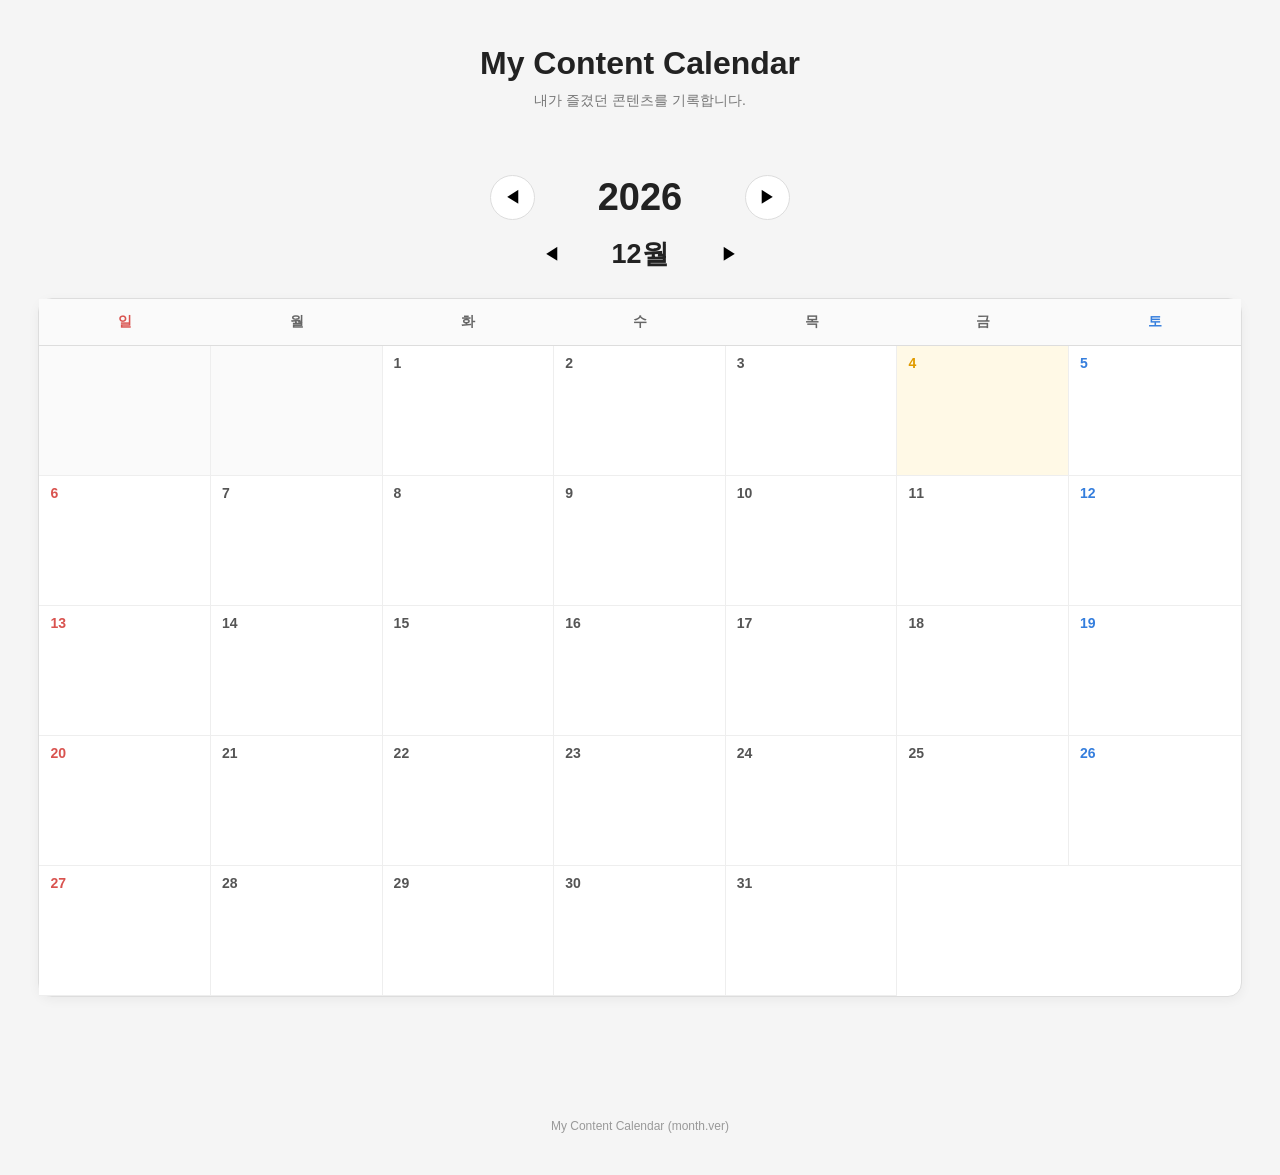
<file: index.html>
<!DOCTYPE html>
<html lang="ko">

<head>

  <meta charset="UTF-8">

  <meta
      name="viewport"
      content="width=device-width, initial-scale=1.0"
  >

  <title>My Content Calendar</title>

  <link
      rel="stylesheet"
      href="calendar.css"
  >

</head>


<body>


<header class="site-header">

  <h1>My Content Calendar</h1>

  <p>
    내가 즐겼던 콘텐츠를 기록합니다.
  </p>

</header>



<main class="calendar-container">


  <!-- =================================
       연도 선택
  ================================== -->

  <section class="year-control">

    <button
        id="prev-year"
        class="control-button"
        aria-label="이전 연도"
    >
      ◀
    </button>


    <h2 id="current-year">
      2026
    </h2>


    <button
        id="next-year"
        class="control-button"
        aria-label="다음 연도"
    >
      ▶
    </button>

  </section>



  <!-- =================================
       월 선택
  ================================== -->

  <section class="month-control">

    <button
        id="prev-month"
        class="month-button"
        aria-label="이전 달"
    >
      ◀
    </button>


    <h3 id="current-month">
      1월
    </h3>


    <button
        id="next-month"
        class="month-button"
        aria-label="다음 달"
    >
      ▶
    </button>

  </section>



  <!-- =================================
       달력
  ================================== -->

  <section id="calendar"></section>


</main>



<footer class="site-footer">

  <p>
    My Content Calendar (month.ver)
  </p>

</footer>


<script src="js/data/contents.js"></script>

<script src="js/utils/dateUtils.js"></script>

<script src="js/calendar/contentRenderer.js"></script>
<script src="js/calendar/month.js"></script>
<script src="js/calendar/calendar.js"></script>

<script src="js/navigation/navigation.js"></script>

<script src="js/main.js"></script>
</body>

</html>
</file>
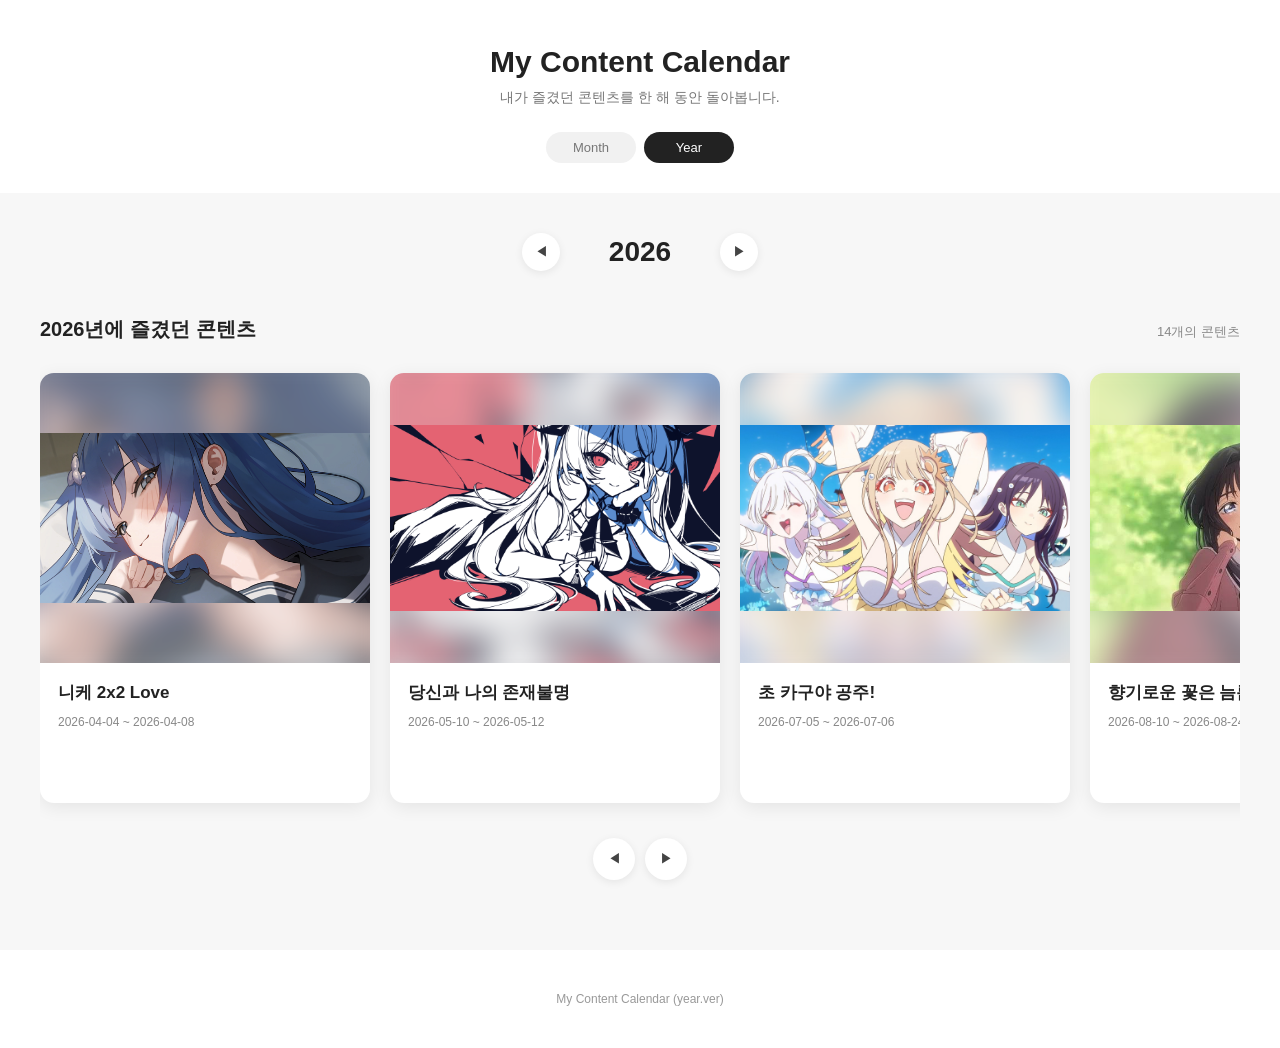
<file: archive.html>
<!DOCTYPE html>
<html lang="ko">

<head>

  <meta charset="UTF-8">

  <meta
      name="viewport"
      content="width=device-width, initial-scale=1.0"
  >

  <title>My Content Calendar - Year</title>

  <link
      rel="stylesheet"
      href="archive.css"
  >

</head>


<body>


<header class="site-header">

  <h1>My Content Calendar</h1>

  <p>
    내가 즐겼던 콘텐츠를 한 해 동안 돌아봅니다.
  </p>


  <!-- 페이지 이동 -->

  <nav class="page-navigation">

    <a
        href="index.html"
        class="page-link"
    >
      Month
    </a>


    <a
        href="archive.html"
        class="page-link active"
    >
      Year
    </a>

  </nav>

</header>



<main class="archive-container">


  <!-- =================================
       연도 선택
  ================================== -->

  <section class="year-control">

    <button
        id="prev-year"
        class="control-button"
        aria-label="이전 연도"
    >
      ◀
    </button>


    <h2 id="current-year">
      2026
    </h2>


    <button
        id="next-year"
        class="control-button"
        aria-label="다음 연도"
    >
      ▶
    </button>

  </section>



  <!-- =================================
       연간 콘텐츠
  ================================== -->

  <section class="archive-section">

    <div class="archive-heading">

      <h3 id="archive-title">
        2026년에 즐겼던 콘텐츠
      </h3>

      <p id="archive-count">
        0개의 콘텐츠
      </p>

    </div>


    <div
        class="content-carousel"
        id="content-carousel"
    >
      <!-- JavaScript로 카드 생성 -->

    </div>


    <!-- 좌우 이동 버튼 -->

    <div class="carousel-controls">

      <button
          id="prev-content"
          class="carousel-button"
          aria-label="이전 콘텐츠"
      >
        ◀
      </button>


      <button
          id="next-content"
          class="carousel-button"
          aria-label="다음 콘텐츠"
      >
        ▶
      </button>

    </div>

  </section>


</main>



<footer class="site-footer">

  <p>
    My Content Calendar (year.ver)
  </p>

</footer>



<script src="js/data/contents.js"></script>

<script src="js/archive.js"></script>

</body>

</html>
</file>
<file: calendar.css>
:root {
  --calendar-week-height: 130px;
  --content-top: 30px;
  --content-row-height: 90px;
  --content-row-gap: 5px;
}

* {
  box-sizing: border-box;
}

html {
  scroll-behavior: smooth;
}

body {
  margin: 0;
  background: #f5f5f5;
  color: #222;
  font-family:
      -apple-system,
      BlinkMacSystemFont,
      "Segoe UI",
      "Noto Sans KR",
      sans-serif;
}


/* =========================
   Header
========================= */

.site-header {
  padding: 45px 20px 30px;
  text-align: center;
}

.site-header h1 {
  margin: 0 0 10px;
  font-size: 32px;
}

.site-header p {
  margin: 0;
  color: #777;
  font-size: 14px;
}


/* =========================
   Calendar Container
========================= */

.calendar-container {
  width: min(1400px, 94%);
  margin: 0 auto;
  padding: 35px 0 80px;
}


/* =========================
   Year Control
========================= */

.year-control {
  display: flex;
  align-items: center;
  justify-content: center;
  gap: 30px;
  margin-bottom: 15px;
}

.year-control h2 {
  min-width: 150px;
  margin: 0;
  text-align: center;
  font-size: 38px;
}

.control-button {
  width: 45px;
  height: 45px;
  border: 1px solid #ddd;
  border-radius: 50%;
  background: white;
  cursor: pointer;
  font-size: 17px;
  transition:
      background 0.2s,
      transform 0.2s;
}

.control-button:hover {
  background: #f0f0f0;
}

.control-button:active {
  transform: scale(0.95);
}


/* =========================
   Month Control
========================= */

.month-control {
  display: flex;
  align-items: center;
  justify-content: center;
  gap: 20px;
  margin-bottom: 25px;
}

.month-control h3 {
  min-width: 100px;
  margin: 0;
  text-align: center;
  font-size: 27px;
}

.month-button {
  width: 38px;
  height: 38px;
  border: none;
  border-radius: 50%;
  background: transparent;
  cursor: pointer;
  font-size: 17px;
  transition:
      background 0.2s,
      transform 0.2s;
}

.month-button:hover {
  background: #eaeaea;
}

.month-button:active {
  transform: scale(0.95);
}


/* =========================
   Month Calendar
========================= */

.month {
  width: 100%;
  background: white;
  border: 1px solid #ddd;
  border-radius: 14px;
  box-shadow:
      0 3px 12px rgba(0, 0, 0, 0.05);
}


/* =========================
   Weekdays
========================= */

.weekdays {
  display: grid;
  grid-template-columns: repeat(7, 1fr);
  border-bottom: 1px solid #ddd;
  background: #fafafa;
}

.weekday {
  padding: 14px 0;
  text-align: center;
  font-size: 14px;
  font-weight: 700;
  color: #666;
}

.weekday.sunday {
  color: #d9534f;
}

.weekday.saturday {
  color: #357edd;
}


/* =========================
   Days
========================= */

.days {
  display: grid;
  grid-template-columns: repeat(7, 1fr);
  position: relative;
}

.day {
  position: relative;
  min-width: 0;
  height: var(--calendar-week-height, 130px);
  border-right: 1px solid #eee;
  border-bottom: 1px solid #eee;
  background: white;
}

.day:nth-child(7n) {
  border-right: none;
}

.day.empty {
  background: #fafafa;
}


/* =========================
   Day Number
========================= */

.day-number {
  position: absolute;
  top: 9px;
  left: 11px;
  z-index: 10;

  font-size: 14px;
  font-weight: 600;
  color: #555;
}

.day.sunday .day-number {
  color: #d9534f;
}

.day.saturday .day-number {
  color: #357edd;
}


/* =========================
   Today
========================= */

.day.today {
  background: #fff9e6;
}

.day.today .day-number {
  color: #e09b00;
  font-weight: 800;
}


/* =========================
   Content Layer
========================= */

/*
 * 콘텐츠가 날짜 숫자보다 위에 표시되도록
 * content-layer 자체의 z-index를 높게 설정합니다.
 */
.content-layer {
  position: absolute;

  top: 0;
  left: 0;

  width: 100%;
  height: 100%;

  pointer-events: none;

  z-index: 20;
}


/* =========================
   Content Item
========================= */

.content-item {
  --week: 0;
  --row: 0;

  position: absolute;
  height: var(--content-row-height, 90px);
  top: calc(
      var(--content-top, 30px) +
      var(--week) * var(--calendar-week-height, 130px) +
      var(--row) * (var(--content-row-height, 90px) + var(--content-row-gap, 5px))
  );
  padding: 3px;
  pointer-events: auto;
  cursor: pointer;
  z-index: 21;
  border-radius: 7px;
}


/*
 * 마우스를 올린 콘텐츠를 가장 위로 표시
 */
.content-item:hover {
  z-index: 100;
}


/* =========================
   Content Image
========================= */

.content-image {
  position: relative;

  z-index: 1;

  display: block;

  width: 100%;
  height: 100%;

  object-fit: cover;

  border-radius: 7px;

  box-shadow:
      0 2px 7px rgba(0, 0, 0, 0.18);

  transition:
      transform 0.2s,
      filter 0.2s;
}


/*
 * 이미지 hover 효과
 */
.content-item:hover .content-image {
  transform: translateY(-3px);
  filter: brightness(1.08);
}

.content-item:hover .content-background {
  transform: scale(1.00) translateY(-3px);
}


/* =========================
   Background Fit
========================= */

/*
 * background 모드의 흐릿한 배경 이미지
 *
 * 구조:
 *
 * content-item
 * ├── content-background
 * ├── content-image
 * └── content-tooltip
 */

.content-background {
  position: absolute;

  inset: 0;

  z-index: 0;

  background-position: center;
  background-size: cover;
  background-repeat: no-repeat;

  filter: blur(5px);

  transform: scale(1.00);

  opacity: 0.7;

  pointer-events: none;
}


/*
 * background 모드에서는
 * 원본 이미지를 잘리지 않게 전체 표시
 */
.content-fit-background .content-image {
  position: relative;

  z-index: 1;

  object-fit: contain;
}


/* =========================
   No Image
========================= */

.content-no-image {
  display: flex;
  align-items: center;

  width: 100%;
  height: 100%;

  padding: 0 10px;

  overflow: hidden;

  white-space: nowrap;
  text-overflow: ellipsis;

  border-radius: 7px;

  background: #444;
  color: white;

  font-size: 13px;
  font-weight: 600;
}


/* =========================
   Tooltip
========================= */

.content-tooltip {
  position: absolute;

  left: 50%;
  bottom: calc(100% + 8px);

  transform: translateX(-50%);

  width: max-content;
  max-width: 250px;

  padding: 8px 11px;

  border-radius: 6px;

  background: rgb(0, 0, 0);
  color: white;

  font-size: 12px;

  opacity: 0;

  pointer-events: none;

  transition: opacity 0.15s;

  z-index: 9999;
}

.content-item:hover .content-tooltip {
  opacity: 1;
}


/* =========================
   Footer
========================= */

.site-footer {
  padding: 30px;

  text-align: center;

  color: #999;

  font-size: 12px;
}


/* =========================
   Tablet
========================= */

@media (max-width: 900px) {
  :root {
    --calendar-week-height: 115px;
    --content-top: 30px;
    --content-row-height: 78px;
    --content-row-gap: 4px;
  }

  .calendar-container {
    width: 96%;
  }
}


/* =========================
   Mobile
========================= */

@media (max-width: 600px) {

  :root {
    --calendar-week-height: 90px;
    --content-top: 22px;
    --content-row-height: 60px;
    --content-row-gap: 3px;
  }

  .site-header {
    padding: 30px 15px 25px;
  }

  .site-header h1 {
    font-size: 25px;
  }

  .calendar-container {
    width: 98%;
    padding-top: 25px;
  }

  .year-control {
    gap: 20px;
  }

  .year-control h2 {
    font-size: 32px;
  }

  .month-control h3 {
    font-size: 24px;
  }

  .weekday {
    padding: 10px 0;
    font-size: 11px;
  }

  .day-number {
    top: 6px;
    left: 6px;
    font-size: 11px;
  }

  .content-layer {
    top: 0;
    height: 100%;
    z-index: 20;
  }

  .content-no-image {
    padding: 0 5px;
    font-size: 10px;
  }

  .content-background {
    filter: blur(8px);
    transform: scale(1.06);
  }

  .content-item {
    padding: 2px;
    z-index: 21;
  }
}

/* =================================
   페이지 이동
================================= */

.page-navigation {
  display: flex;

  justify-content: center;

  gap: 8px;

  margin-top: 25px;
}


.page-link {
  display: inline-flex;

  align-items: center;
  justify-content: center;

  min-width: 90px;

  padding: 8px 16px;

  border-radius: 20px;

  color: #777;

  background: #f1f1f1;

  text-decoration: none;

  font-size: 13px;

  transition:
      background .2s,
      color .2s,
      transform .2s;
}


.page-link:hover {
  transform: translateY(-2px);

  color: #222;

  background: #e8e8e8;
}


.page-link.active {
  color: white;

  background: #222;
}
</file>
<file: archive.css>
/* =================================
   기본
================================= */

* {
  box-sizing: border-box;
}


html {
  scroll-behavior: smooth;
}


body {
  margin: 0;

  font-family:
      -apple-system,
      BlinkMacSystemFont,
      "Segoe UI",
      sans-serif;

  background: #f7f7f7;

  color: #222;
}



/* =================================
   헤더
================================= */

.site-header {
  padding: 45px 20px 30px;

  text-align: center;

  background: white;
}


.site-header h1 {
  margin: 0 0 10px;

  font-size: 30px;
}


.site-header p {
  margin: 0;

  color: #777;

  font-size: 14px;
}



/* =================================
   페이지 이동
================================= */

.page-navigation {
  display: flex;

  justify-content: center;

  gap: 8px;

  margin-top: 25px;
}


.page-link {
  display: inline-flex;

  align-items: center;
  justify-content: center;

  min-width: 90px;

  padding: 8px 16px;

  border-radius: 20px;

  color: #777;

  background: #f1f1f1;

  text-decoration: none;

  font-size: 13px;

  transition:
      background .2s,
      color .2s,
      transform .2s;
}


.page-link:hover {
  transform: translateY(-2px);

  color: #222;

  background: #e8e8e8;
}


.page-link.active {
  color: white;

  background: #222;
}



/* =================================
   메인
================================= */

.archive-container {
  width: min(1200px, calc(100% - 40px));

  margin: 0 auto;

  padding: 40px 0 70px;
}



/* =================================
   연도 선택
================================= */

.year-control {
  display: flex;

  align-items: center;

  justify-content: center;

  gap: 25px;

  margin-bottom: 45px;
}


.year-control h2 {
  min-width: 110px;

  margin: 0;

  text-align: center;

  font-size: 28px;
}


.control-button {
  width: 38px;
  height: 38px;

  border: 0;

  border-radius: 50%;

  background: white;

  color: #444;

  cursor: pointer;

  box-shadow:
      0 2px 8px rgba(0, 0, 0, .08);

  transition:
      transform .2s,
      background .2s;
}


.control-button:hover {
  background: #eee;

  transform: scale(1.08);
}



/* =================================
   연간 콘텐츠 영역
================================= */

.archive-section {
  position: relative;
}


.archive-heading {
  display: flex;

  align-items: baseline;

  justify-content: space-between;

  margin-bottom: 20px;
}


.archive-heading h3 {
  margin: 0;

  font-size: 20px;
}


.archive-heading p {
  margin: 0;

  color: #888;

  font-size: 13px;
}



/* =================================
   카드 캐러셀
================================= */

.content-carousel {
  display: flex;

  gap: 20px;

  overflow-x: auto;

  overflow-y: visible;

  padding: 10px 5px 25px;

  scroll-behavior: smooth;

  scroll-snap-type: x mandatory;

  scrollbar-width: thin;
}


.content-carousel::-webkit-scrollbar {
  height: 8px;
}


.content-carousel::-webkit-scrollbar-track {
  background: #eee;

  border-radius: 10px;
}


.content-carousel::-webkit-scrollbar-thumb {
  background: #bbb;

  border-radius: 10px;
}



/* =================================
   콘텐츠 카드
================================= */

.content-card {
  flex: 0 0 330px;

  min-height: 430px;

  overflow: hidden;

  border-radius: 14px;

  background: white;

  box-shadow:
      0 4px 18px rgba(0, 0, 0, .08);

  scroll-snap-align: start;

  cursor: pointer;

  transition:
      transform .25s,
      box-shadow .25s;
}


.content-card:hover {
  transform: translateY(-7px);

  box-shadow:
      0 10px 30px rgba(0, 0, 0, .14);
}



/* =================================
   카드 이미지
================================= */

.content-card-image {
  position: relative;

  width: 100%;

  height: 290px;

  overflow: hidden;

  background: #eee;
}


/* 흐린 배경 */

.content-card-background {
  position: absolute;

  inset: -15px;

  background-position: center;

  background-size: cover;

  background-repeat: no-repeat;

  filter: blur(15px);

  transform: scale(1.08);

  opacity: .7;

  z-index: 0;
}


/* 실제 이미지 */

.content-card-image img {
  position: relative;

  z-index: 1;

  display: block;

  width: 100%;

  height: 100%;

  object-fit: contain;

  transition:
      transform .35s;
}


.content-card:hover
.content-card-image img {
  transform: scale(1.03);
}



/* 이미지가 없을 때 */

.content-card-no-image {
  display: flex;

  align-items: center;
  justify-content: center;

  width: 100%;
  height: 100%;

  color: #aaa;

  font-size: 13px;
}



/* =================================
   카드 정보
================================= */

.content-card-info {
  padding: 18px 18px 20px;
}


.content-card-title {
  margin: 0 0 10px;

  font-size: 17px;

  font-weight: 700;

  line-height: 1.4;
}


.content-card-date {
  margin: 0;

  color: #888;

  font-size: 12px;
}


.content-card-link {
  display: inline-block;

  margin-top: 14px;

  color: #777;

  font-size: 12px;

  text-decoration: none;
}


.content-card-link:hover {
  color: #222;

  text-decoration: underline;
}



/* =================================
   콘텐츠가 없을 때
================================= */

.empty-message {
  width: 100%;

  padding: 100px 20px;

  text-align: center;

  color: #999;

  background: white;

  border-radius: 14px;
}



/* =================================
   캐러셀 버튼
================================= */

.carousel-controls {
  display: flex;

  justify-content: center;

  gap: 10px;

  margin-top: 10px;
}


.carousel-button {
  width: 42px;
  height: 42px;

  border: 0;

  border-radius: 50%;

  background: white;

  color: #444;

  cursor: pointer;

  box-shadow:
      0 2px 8px rgba(0, 0, 0, .08);

  transition:
      transform .2s,
      background .2s;
}


.carousel-button:hover {
  background: #eee;

  transform: scale(1.08);
}



/* =================================
   푸터
================================= */

.site-footer {
  padding: 30px 20px;

  text-align: center;

  color: #999;

  font-size: 12px;

  background: white;
}



/* =================================
   태블릿
================================= */

@media (max-width: 900px) {

  .archive-container {
    width: min(
        100% - 30px,
        700px
    );
  }


  .content-card {
    flex-basis: 300px;

    min-height: 400px;
  }


  .content-card-image {
    height: 260px;
  }

}



/* =================================
   모바일
================================= */

@media (max-width: 600px) {

  .site-header {
    padding-top: 30px;
  }


  .site-header h1 {
    font-size: 24px;
  }


  .archive-container {
    width: calc(100% - 24px);

    padding-top: 30px;
  }


  .year-control {
    margin-bottom: 30px;
  }


  .year-control h2 {
    font-size: 24px;
  }


  .archive-heading {
    display: block;
  }


  .archive-heading h3 {
    margin-bottom: 6px;

    font-size: 18px;
  }


  .content-carousel {
    gap: 14px;
  }


  .content-card {
    flex-basis: 82vw;

    min-height: 390px;
  }


  .content-card-image {
    height: 250px;
  }

}
</file>
